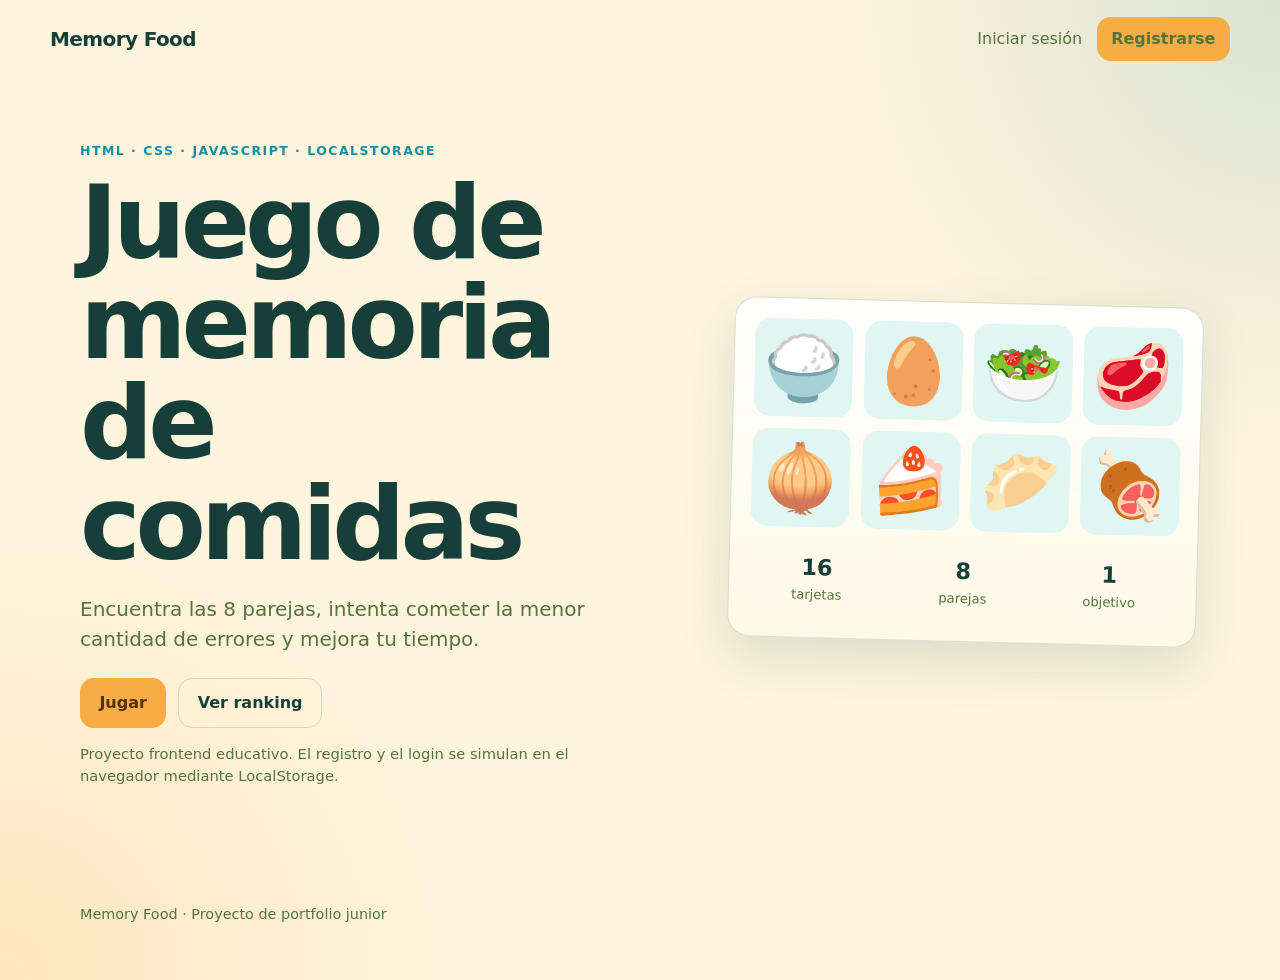
<file: Memory Food - Versión Portfolio/index.html>
<!doctype html>
<html lang="es">
<head>
  <meta charset="utf-8">
  <meta name="viewport" content="width=device-width, initial-scale=1">
  <meta name="description" content="Memory Food, juego de memoria desarrollado con HTML, CSS y JavaScript.">
  <title>Memory Food | Juego de memoria</title>
  <link rel="stylesheet" href="css/styles.css">
</head>
<body>
  <header class="site-header">
    <a class="brand" href="index.html">Memory Food</a>
    <nav class="nav" aria-label="Navegación principal">
      <a href="login.html">Iniciar sesión</a>
      <a class="button button--small" href="registro.html">Registrarse</a>
    </nav>
  </header>

  <main class="hero shell">
    <section class="hero__content" aria-labelledby="hero-title">
      <p class="eyebrow">HTML · CSS · JavaScript · LocalStorage</p>
      <h1 id="hero-title">Juego de memoria de comidas</h1>
      <p class="hero__lead">Encuentra las 8 parejas, intenta cometer la menor cantidad de errores y mejora tu tiempo.</p>
      <div class="hero__actions">
        <a class="button" href="login.html">Jugar</a>
        <a class="button button--ghost" href="ranking.html">Ver ranking</a>
      </div>
      <p class="note">Proyecto frontend educativo. El registro y el login se simulan en el navegador mediante LocalStorage.</p>
    </section>

    <section class="preview-card" aria-label="Resumen del juego">
      <div class="preview-card__grid" aria-hidden="true">
        <span>🍚</span><span>🥚</span><span>🥗</span><span>🥩</span>
        <span>🧅</span><span>🍰</span><span>🥟</span><span>🍖</span>
      </div>
      <div class="preview-card__stats">
        <div><strong>16</strong><span>tarjetas</span></div>
        <div><strong>8</strong><span>parejas</span></div>
        <div><strong>1</strong><span>objetivo</span></div>
      </div>
    </section>
  </main>

  <footer class="site-footer shell">
    <p>Memory Food · Proyecto de portfolio junior</p>
  </footer>
</body>
</html>
</file>
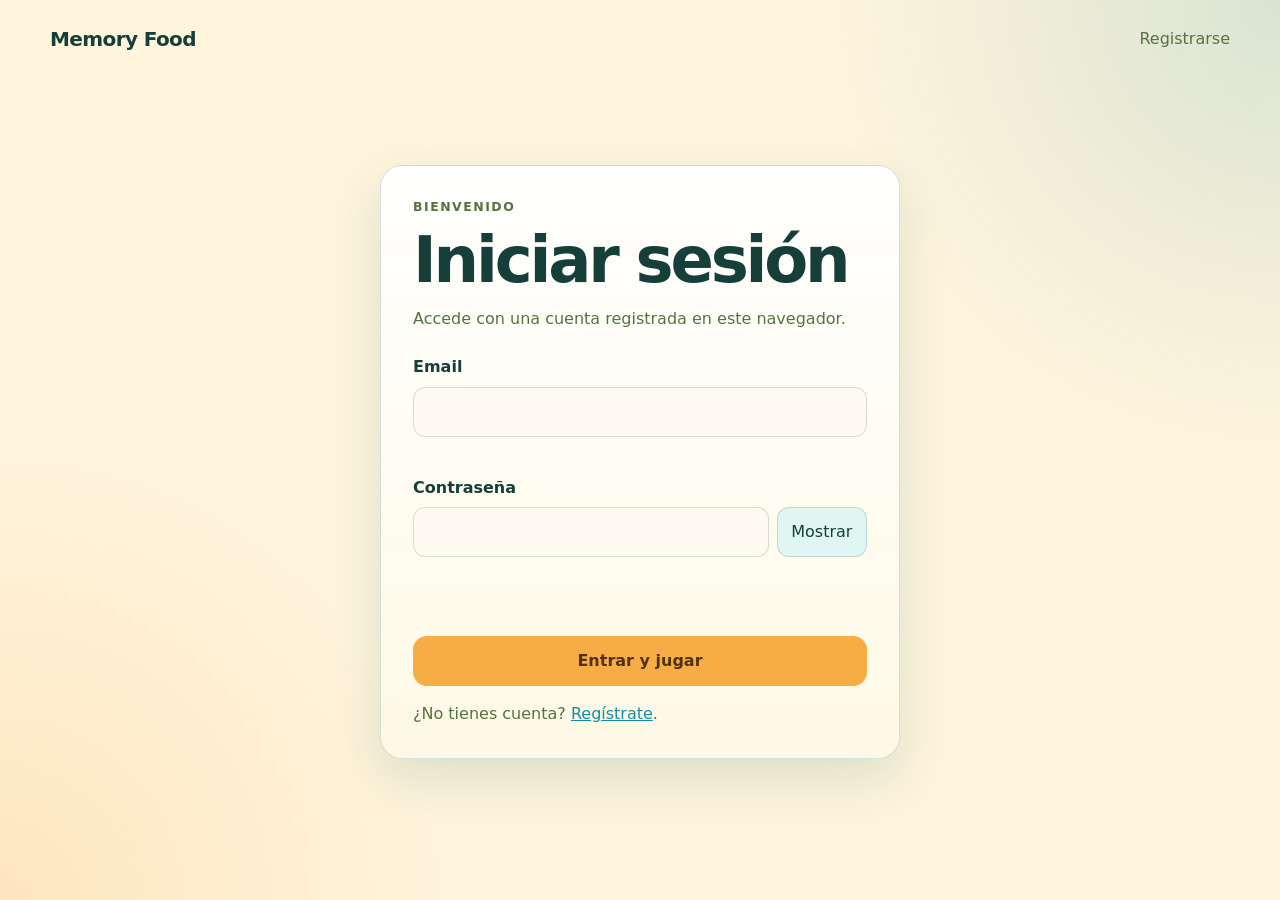
<file: Memory Food - Versión Portfolio/juego.html>
<!doctype html>
<html lang="es">
<head>
  <meta charset="utf-8">
  <meta name="viewport" content="width=device-width, initial-scale=1">
  <meta name="description" content="Partida de Memory Food.">
  <title>Jugar | Memory Food</title>
  <link rel="stylesheet" href="css/styles.css">
</head>
<body>
  <header class="site-header">
    <a class="brand" href="index.html">Memory Food</a>
    <nav class="nav" aria-label="Navegación principal">
      <span id="player-name" class="player-chip"></span>
      <a href="ranking.html">Ranking</a>
      <button id="logout-button" class="link-button" type="button">Cerrar sesión</button>
    </nav>
  </header>

  <main class="shell game-page">
    <section class="game-heading">
      <div>
        <p class="eyebrow">Encuentra las parejas</p>
        <h1>Juego de tarjetas de comidas</h1>
        <p>Selecciona dos tarjetas. Si coinciden, permanecerán abiertas. Completa las 8 parejas con el menor número de errores posible.</p>
      </div>
      <button id="restart-button" class="button button--ghost" type="button">Nueva partida</button>
    </section>

    <section class="stats" aria-label="Estado de la partida">
      <div class="stat-card"><span>Tiempo</span><strong id="time">00:00</strong></div>
      <div class="stat-card"><span>Errores</span><strong id="errors">0</strong></div>
      <div class="stat-card"><span>Parejas</span><strong><span id="matches">0</span>/8</strong></div>
    </section>

    <p id="game-message" class="game-message" role="status" aria-live="polite">Haz clic en una tarjeta para comenzar.</p>

    <section id="game-board" class="game-board" aria-label="Tablero de 16 tarjetas"></section>

    <section id="result-panel" class="panel result-panel" hidden>
      <p class="eyebrow">Partida completada</p>
      <h2>¡Enhorabuena, <span id="result-name"></span>!</h2>
      <p>Terminaste con <strong id="result-errors"></strong> errores en <strong id="result-time"></strong>.</p>
      <div class="result-actions">
        <button id="play-again-button" class="button" type="button">Jugar otra vez</button>
        <a class="button button--ghost" href="ranking.html">Ver ranking</a>
      </div>
    </section>
  </main>

  <script type="module" src="js/juego.js"></script>
</body>
</html>
</file>
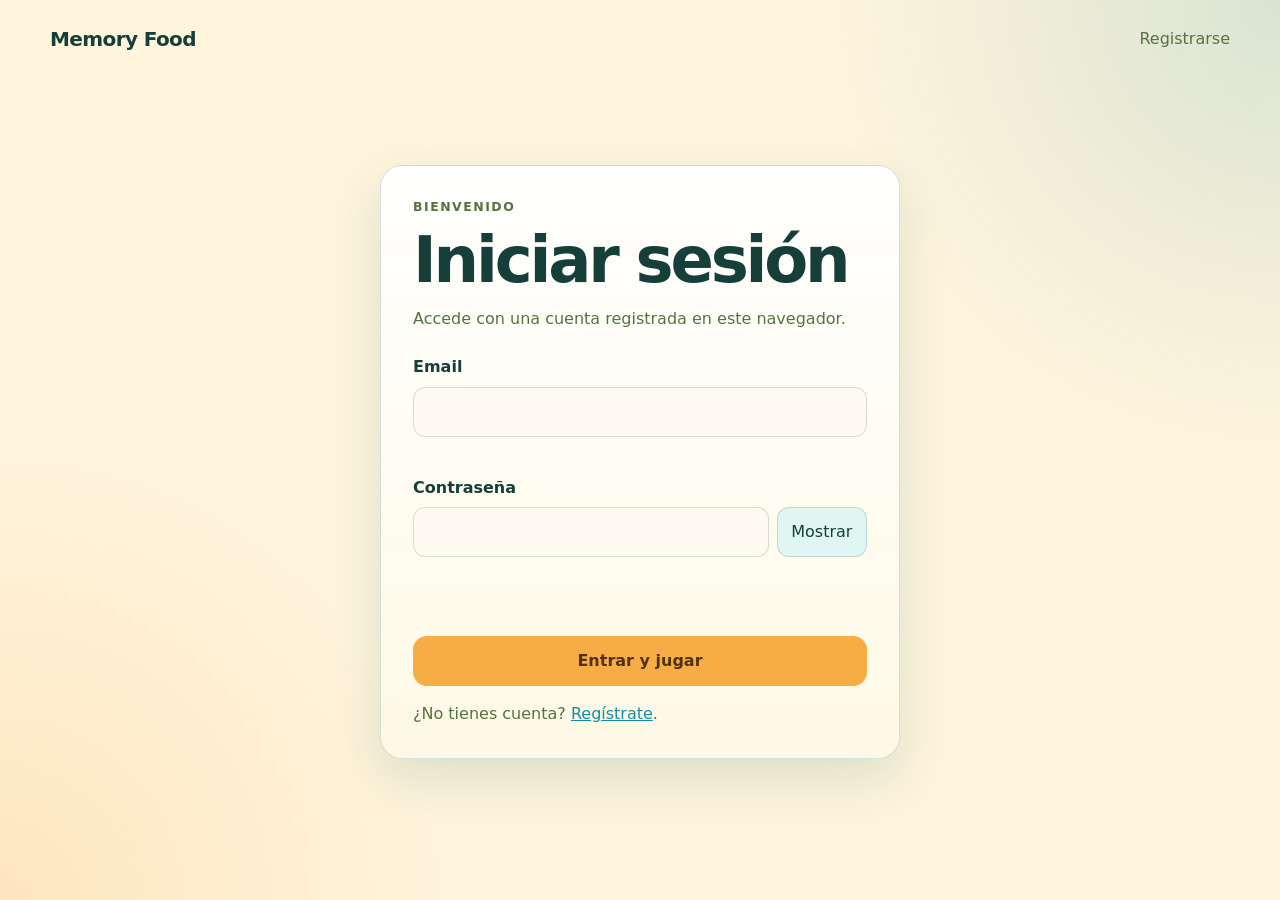
<file: Memory Food - Versión Portfolio/login.html>
<!doctype html>
<html lang="es">
<head>
  <meta charset="utf-8">
  <meta name="viewport" content="width=device-width, initial-scale=1">
  <meta name="description" content="Inicio de sesión en Memory Food.">
  <title>Iniciar sesión | Memory Food</title>
  <link rel="stylesheet" href="css/styles.css">
</head>
<body>
  <header class="site-header">
    <a class="brand" href="index.html">Memory Food</a>
    <nav class="nav" aria-label="Navegación principal">
      <a href="registro.html">Registrarse</a>
    </nav>
  </header>

  <main class="shell page-center">
    <section class="panel auth-panel auth-panel--narrow" aria-labelledby="login-title">
      <div class="panel__heading">
        <p class="eyebrow">Bienvenido</p>
        <h1 id="login-title">Iniciar sesión</h1>
        <p>Accede con una cuenta registrada en este navegador.</p>
      </div>

      <form id="login-form" class="form" novalidate>
        <div class="form-field">
          <label for="email">Email</label>
          <input id="email" name="email" type="email" autocomplete="email" required>
          <small class="field-error" data-error-for="email"></small>
        </div>

        <div class="form-field">
          <label for="password">Contraseña</label>
          <div class="password-field">
            <input id="password" name="password" type="password" autocomplete="current-password" required>
            <button class="icon-button" type="button" data-toggle-password="password" aria-label="Mostrar contraseña">Mostrar</button>
          </div>
          <small class="field-error" data-error-for="password"></small>
        </div>

        <div id="form-message" class="form-message" role="status" aria-live="polite"></div>
        <button class="button button--full" type="submit">Entrar y jugar</button>
      </form>

      <p class="auth-switch">¿No tienes cuenta? <a href="registro.html">Regístrate</a>.</p>
    </section>
  </main>

  <script type="module" src="js/login.js"></script>
</body>
</html>
</file>
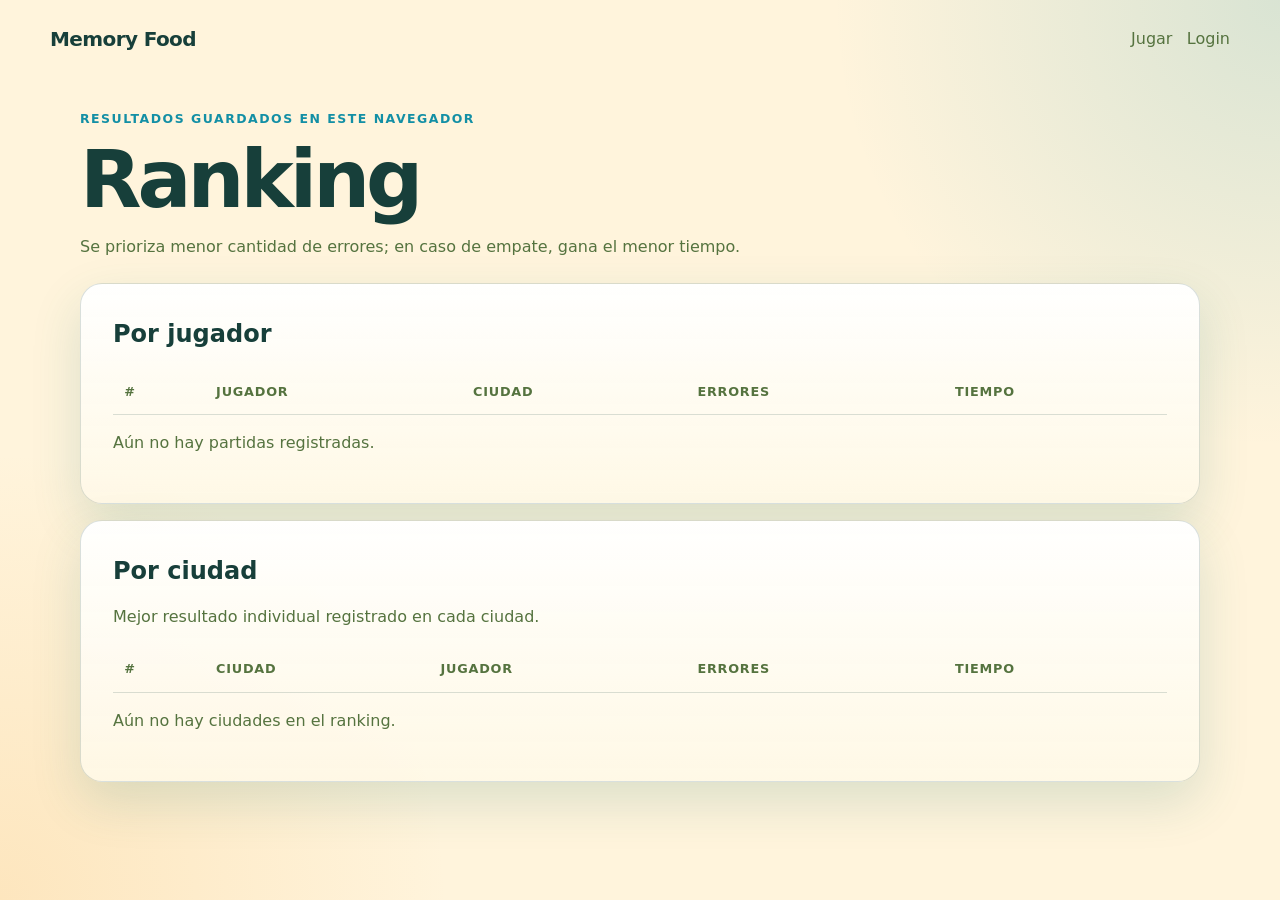
<file: Memory Food - Versión Portfolio/ranking.html>
<!doctype html>
<html lang="es">
<head>
  <meta charset="utf-8">
  <meta name="viewport" content="width=device-width, initial-scale=1">
  <meta name="description" content="Ranking de Memory Food.">
  <title>Ranking | Memory Food</title>
  <link rel="stylesheet" href="css/styles.css">
</head>
<body>
  <header class="site-header">
    <a class="brand" href="index.html">Memory Food</a>
    <nav class="nav" aria-label="Navegación principal">
      <a href="juego.html">Jugar</a>
      <a href="login.html">Login</a>
    </nav>
  </header>

  <main class="shell ranking-page">
    <section class="page-heading">
      <p class="eyebrow">Resultados guardados en este navegador</p>
      <h1>Ranking</h1>
      <p>Se prioriza menor cantidad de errores; en caso de empate, gana el menor tiempo.</p>
    </section>

    <section class="ranking-grid">
      <article class="panel">
        <div class="panel__heading panel__heading--compact">
          <h2>Por jugador</h2>
        </div>
        <div class="table-wrap">
          <table>
            <thead><tr><th>#</th><th>Jugador</th><th>Ciudad</th><th>Errores</th><th>Tiempo</th></tr></thead>
            <tbody id="player-ranking"></tbody>
          </table>
        </div>
        <p id="player-empty" class="empty-state" hidden>Aún no hay partidas registradas.</p>
      </article>

      <article class="panel">
        <div class="panel__heading panel__heading--compact">
          <h2>Por ciudad</h2>
          <p>Mejor resultado individual registrado en cada ciudad.</p>
        </div>
        <div class="table-wrap">
          <table>
            <thead><tr><th>#</th><th>Ciudad</th><th>Jugador</th><th>Errores</th><th>Tiempo</th></tr></thead>
            <tbody id="city-ranking"></tbody>
          </table>
        </div>
        <p id="city-empty" class="empty-state" hidden>Aún no hay ciudades en el ranking.</p>
      </article>
    </section>
  </main>

  <script type="module" src="js/ranking.js"></script>
</body>
</html>
</file>
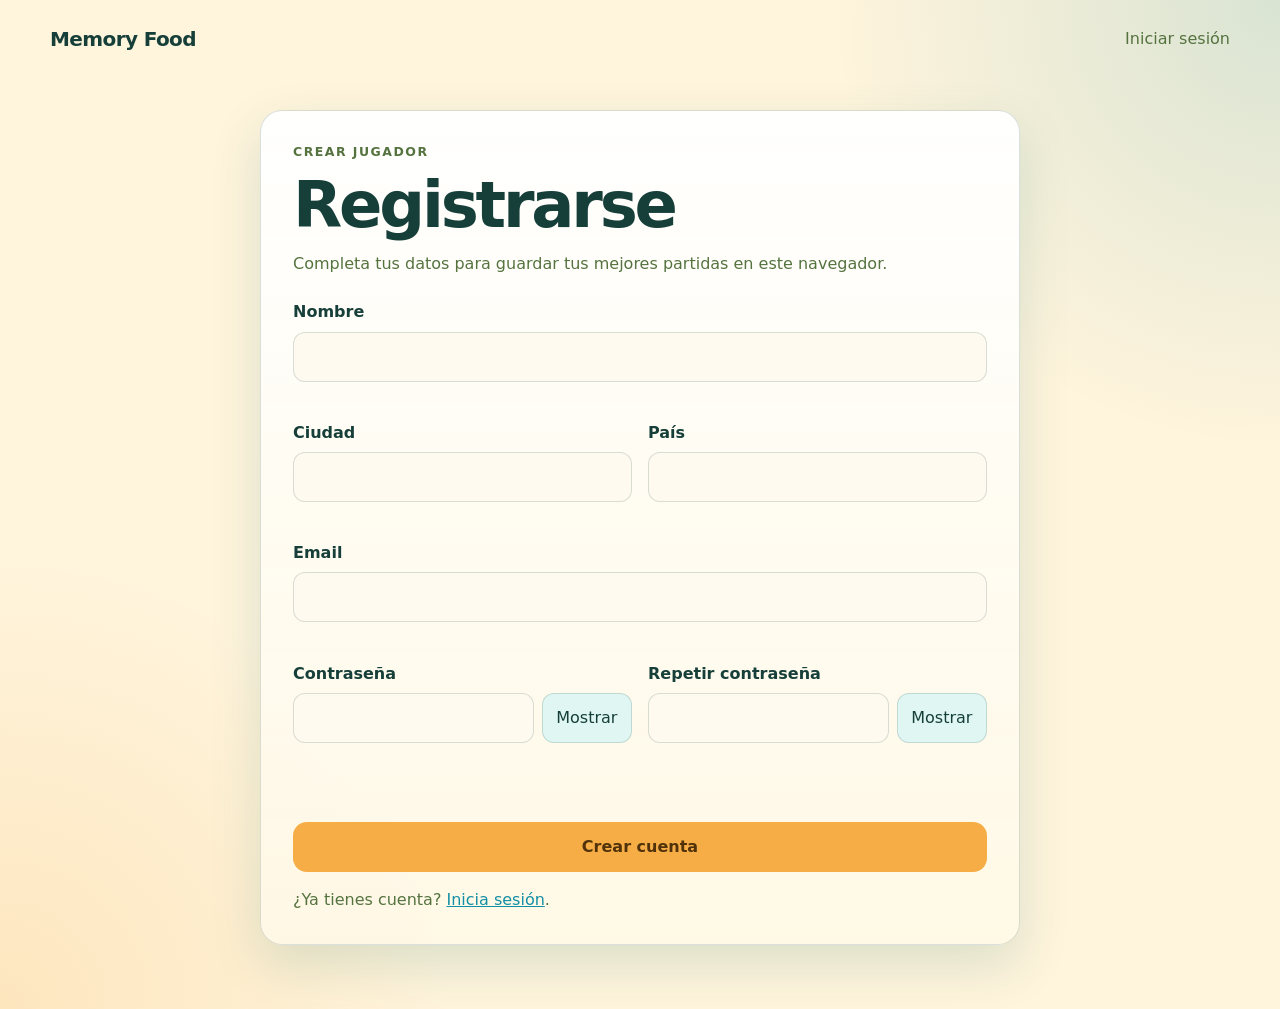
<file: Memory Food - Versión Portfolio/registro.html>
<!doctype html>
<html lang="es">
<head>
  <meta charset="utf-8">
  <meta name="viewport" content="width=device-width, initial-scale=1">
  <meta name="description" content="Registro de jugador en Memory Food.">
  <title>Registrarse | Memory Food</title>
  <link rel="stylesheet" href="css/styles.css">
</head>
<body>
  <header class="site-header">
    <a class="brand" href="index.html">Memory Food</a>
    <nav class="nav" aria-label="Navegación principal">
      <a href="login.html">Iniciar sesión</a>
    </nav>
  </header>

  <main class="shell page-center">
    <section class="panel auth-panel" aria-labelledby="register-title">
      <div class="panel__heading">
        <p class="eyebrow">Crear jugador</p>
        <h1 id="register-title">Registrarse</h1>
        <p>Completa tus datos para guardar tus mejores partidas en este navegador.</p>
      </div>

      <form id="register-form" class="form" novalidate>
        <div class="form-field">
          <label for="name">Nombre</label>
          <input id="name" name="name" type="text" autocomplete="name" required minlength="2">
          <small class="field-error" data-error-for="name"></small>
        </div>

        <div class="form-row">
          <div class="form-field">
            <label for="city">Ciudad</label>
            <input id="city" name="city" type="text" autocomplete="address-level2" required>
            <small class="field-error" data-error-for="city"></small>
          </div>
          <div class="form-field">
            <label for="country">País</label>
            <input id="country" name="country" type="text" autocomplete="country-name" required>
            <small class="field-error" data-error-for="country"></small>
          </div>
        </div>

        <div class="form-field">
          <label for="email">Email</label>
          <input id="email" name="email" type="email" autocomplete="email" required>
          <small class="field-error" data-error-for="email"></small>
        </div>

        <div class="form-row">
          <div class="form-field">
            <label for="password">Contraseña</label>
            <div class="password-field">
              <input id="password" name="password" type="password" autocomplete="new-password" required minlength="6">
              <button class="icon-button" type="button" data-toggle-password="password" aria-label="Mostrar contraseña">Mostrar</button>
            </div>
            <small class="field-error" data-error-for="password"></small>
          </div>

          <div class="form-field">
            <label for="confirm-password">Repetir contraseña</label>
            <div class="password-field">
              <input id="confirm-password" name="confirmPassword" type="password" autocomplete="new-password" required minlength="6">
              <button class="icon-button" type="button" data-toggle-password="confirm-password" aria-label="Mostrar contraseña">Mostrar</button>
            </div>
            <small class="field-error" data-error-for="confirm-password"></small>
          </div>
        </div>

        <div id="form-message" class="form-message" role="status" aria-live="polite"></div>
        <button class="button button--full" type="submit">Crear cuenta</button>
      </form>

      <p class="auth-switch">¿Ya tienes cuenta? <a href="login.html">Inicia sesión</a>.</p>
    </section>
  </main>

  <script type="module" src="js/registro.js"></script>
</body>
</html>
</file>
<file: Memory Food - Versión Portfolio/css/styles.css>
:root {
  --bg: #fff4dc;
  --surface: #fffdf6;
  --surface-2: #dff6f2;
  --text: #173f3a;
  --muted: #55733f;
  --primary: #f6ad45;
  --primary-strong: #ee9228;
  --accent: #138fa5;
  --success: #32936f;
  --danger: #c84747;
  --border: rgba(23,63,58,.16);
  --shadow: 0 20px 50px rgba(33,116,103,.16);
  --radius: 22px;
}

* { box-sizing: border-box; }
html { color-scheme: light; }
body {
  margin: 0;
  min-height: 100vh;
  font-family: Inter, ui-sans-serif, system-ui, -apple-system, BlinkMacSystemFont, "Segoe UI", sans-serif;
  color: var(--text);
  background:
    radial-gradient(circle at top right, rgba(19,143,165,.16), transparent 28rem),
    radial-gradient(circle at bottom left, rgba(246,173,69,.20), transparent 28rem),
    var(--bg);
  line-height: 1.5;
}

a { color: inherit; }
button, input { font: inherit; }
button { cursor: pointer; }

.shell { width: min(1120px, calc(100% - 2rem)); margin-inline: auto; }

.site-header {
  width: min(1180px, calc(100% - 2rem));
  margin: 0 auto;
  min-height: 78px;
  display: flex;
  align-items: center;
  justify-content: space-between;
  gap: 1rem;
}
.brand { text-decoration: none; font-weight: 900; letter-spacing: -.03em; font-size: 1.25rem; }
.nav { display: flex; align-items: center; justify-content: flex-end; gap: .9rem; flex-wrap: wrap; }
.nav a, .link-button { color: var(--muted); text-decoration: none; }
.nav a:hover, .link-button:hover { color: var(--text); }
.link-button { border: 0; background: transparent; padding: 0; }

.button {
  display: inline-flex;
  align-items: center;
  justify-content: center;
  min-height: 46px;
  padding: .75rem 1.15rem;
  border: 1px solid transparent;
  border-radius: 14px;
  background: var(--primary);
  color: #51320b;
  text-decoration: none;
  font-weight: 800;
  transition: transform .18s ease, background .18s ease, border-color .18s ease;
}
.button:hover { transform: translateY(-2px); background: var(--primary-strong); }
.button--ghost { background: transparent; border-color: var(--border); color: var(--text); }
.button--ghost:hover { background: var(--surface-2); }
.button--small { min-height: 38px; padding: .55rem .85rem; }
.button--full { width: 100%; }

.hero {
  min-height: calc(100vh - 150px);
  display: grid;
  grid-template-columns: 1.1fr .9fr;
  align-items: center;
  gap: clamp(2rem, 6vw, 5rem);
  padding-block: 4rem;
}
.eyebrow { margin: 0 0 .75rem; color: var(--accent); font-weight: 800; text-transform: uppercase; letter-spacing: .12em; font-size: .78rem; }
.hero h1, .page-heading h1, .game-heading h1, .panel h1 { margin: 0; line-height: .98; letter-spacing: -.05em; }
.hero h1 { font-size: clamp(3rem, 8vw, 6.5rem); max-width: 8ch; }
.hero__lead { max-width: 58ch; color: var(--muted); font-size: clamp(1.05rem, 2vw, 1.25rem); }
.hero__actions, .result-actions { display: flex; gap: .75rem; flex-wrap: wrap; margin-top: 1.5rem; }
.note { color: var(--muted); max-width: 60ch; font-size: .92rem; }

.preview-card, .panel {
  background: linear-gradient(180deg, rgba(255,255,255,.96), rgba(255,248,230,.92));
  border: 1px solid var(--border);
  border-radius: var(--radius);
  box-shadow: var(--shadow);
}
.preview-card { padding: 1.25rem; transform: rotate(1.5deg); }
.preview-card__grid { display: grid; grid-template-columns: repeat(4, 1fr); gap: .7rem; }
.preview-card__grid span {
  aspect-ratio: 1;
  display: grid;
  place-items: center;
  background: var(--surface-2);
  border-radius: 16px;
  font-size: clamp(2rem, 5vw, 4rem);
}
.preview-card__stats { display: grid; grid-template-columns: repeat(3, 1fr); gap: .7rem; margin-top: .7rem; }
.preview-card__stats div { padding: .8rem; background: rgba(255,255,255,.04); border-radius: 14px; text-align: center; }
.preview-card__stats strong, .preview-card__stats span { display: block; }
.preview-card__stats strong { font-size: 1.4rem; }
.preview-card__stats span { color: var(--muted); font-size: .82rem; }

.site-footer { padding-block: 1.5rem 2.5rem; color: var(--muted); font-size: .9rem; }
.page-center { min-height: calc(100vh - 100px); display: grid; place-items: center; padding-block: 2rem 4rem; }
.panel { padding: clamp(1.25rem, 4vw, 2rem); }
.auth-panel { width: min(760px, 100%); }
.auth-panel--narrow { width: min(520px, 100%); }
.panel__heading { margin-bottom: 1.5rem; }
.panel__heading h1 { font-size: clamp(2.2rem, 6vw, 4rem); }
.panel__heading p { color: var(--muted); }
.panel__heading--compact { margin-bottom: 1rem; }
.panel__heading--compact h2 { margin: 0; }

.form { display: grid; gap: 1rem; }
.form-row { display: grid; grid-template-columns: repeat(2, minmax(0, 1fr)); gap: 1rem; }
.form-field { display: grid; gap: .45rem; }
.form-field label { font-weight: 750; }
.form-field input {
  width: 100%;
  min-height: 48px;
  border: 1px solid var(--border);
  border-radius: 12px;
  background: #fffaf0;
  color: var(--text);
  padding: .75rem .9rem;
  outline: none;
}
.form-field input:focus { border-color: var(--accent); box-shadow: 0 0 0 3px rgba(19,143,165,.14); }
.form-field input[aria-invalid="true"] { border-color: var(--danger); }
.field-error { min-height: 1.2em; color: var(--danger); }
.password-field { display: grid; grid-template-columns: 1fr auto; gap: .5rem; }
.icon-button { border: 1px solid var(--border); border-radius: 12px; background: var(--surface-2); color: var(--text); padding-inline: .85rem; }
.form-message { min-height: 1.5em; color: var(--danger); }
.form-message--success { color: var(--success); }
.auth-switch { color: var(--muted); margin-bottom: 0; }
.auth-switch a { color: var(--accent); }

.game-page, .ranking-page { padding-block: 2rem 4rem; }
.game-heading { display: flex; justify-content: space-between; align-items: end; gap: 1.5rem; margin-bottom: 1.5rem; }
.game-heading h1 { font-size: clamp(2.2rem, 6vw, 4.5rem); }
.game-heading p:not(.eyebrow) { color: var(--muted); max-width: 70ch; }
.player-chip { color: var(--accent); font-weight: 800; }
.stats { display: grid; grid-template-columns: repeat(3, 1fr); gap: .75rem; margin-bottom: 1rem; }
.stat-card { padding: 1rem 1.1rem; border: 1px solid var(--border); background: var(--surface); border-radius: 16px; }
.stat-card span, .stat-card strong { display: block; }
.stat-card span { color: var(--muted); font-size: .85rem; }
.stat-card strong { font-size: clamp(1.4rem, 4vw, 2rem); }
.game-message { min-height: 1.5em; color: var(--muted); }

.game-board { display: grid; grid-template-columns: repeat(4, minmax(0, 1fr)); gap: clamp(.55rem, 2vw, 1rem); max-width: 860px; margin-inline: auto; }
.memory-card {
  position: relative;
  aspect-ratio: 1;
  border: 0;
  padding: 0;
  background: transparent;
  perspective: 1000px;
  border-radius: 18px;
}
.memory-card:focus-visible { outline: 3px solid var(--accent); outline-offset: 4px; }
.memory-card__inner { position: absolute; inset: 0; transform-style: preserve-3d; transition: transform .45s ease; }
.memory-card.is-flipped .memory-card__inner, .memory-card.is-matched .memory-card__inner { transform: rotateY(180deg); }
.memory-card__face {
  position: absolute;
  inset: 0;
  display: grid;
  place-items: center;
  backface-visibility: hidden;
  border-radius: 18px;
  border: 1px solid var(--border);
  box-shadow: 0 14px 30px rgba(33,116,103,.16);
}
.memory-card__back { background: linear-gradient(145deg, #52c7c0, #168fa5); color: #fff8e8; font-size: clamp(2rem, 6vw, 4.5rem); }
.memory-card__front { transform: rotateY(180deg); background: #fff8e8; color: #173f3a; font-size: clamp(2rem, 7vw, 5rem); }
.memory-card.is-matched .memory-card__front { box-shadow: inset 0 0 0 3px var(--success), 0 14px 30px rgba(33,116,103,.16); }
.result-panel { margin-top: 2rem; max-width: 860px; margin-inline: auto; text-align: center; }
.result-panel h2 { margin-top: 0; }
.result-actions { justify-content: center; }

.page-heading { margin-bottom: 1.5rem; }
.page-heading h1 { font-size: clamp(2.6rem, 7vw, 5rem); }
.page-heading p:not(.eyebrow) { color: var(--muted); }
.ranking-grid { display: grid; gap: 1rem; }
.table-wrap { overflow-x: auto; }
table { width: 100%; border-collapse: collapse; min-width: 620px; }
th, td { text-align: left; padding: .85rem .7rem; border-bottom: 1px solid var(--border); }
th { color: var(--muted); font-size: .8rem; text-transform: uppercase; letter-spacing: .06em; }
tbody tr:last-child td { border-bottom: 0; }
.empty-state { color: var(--muted); }

@media (max-width: 820px) {
  .hero { grid-template-columns: 1fr; min-height: auto; padding-top: 2rem; }
  .hero h1 { max-width: 10ch; }
  .preview-card { transform: none; }
  .game-heading { align-items: flex-start; flex-direction: column; }
}

@media (max-width: 620px) {
  .site-header { align-items: flex-start; padding-block: 1rem; }
  .nav { gap: .65rem; font-size: .92rem; }
  .form-row { grid-template-columns: 1fr; }
  .stats { grid-template-columns: 1fr 1fr 1fr; }
  .game-board { gap: .5rem; }
  .memory-card, .memory-card__face { border-radius: 12px; }
  .hero { padding-block: 2rem; }
}
</file>
